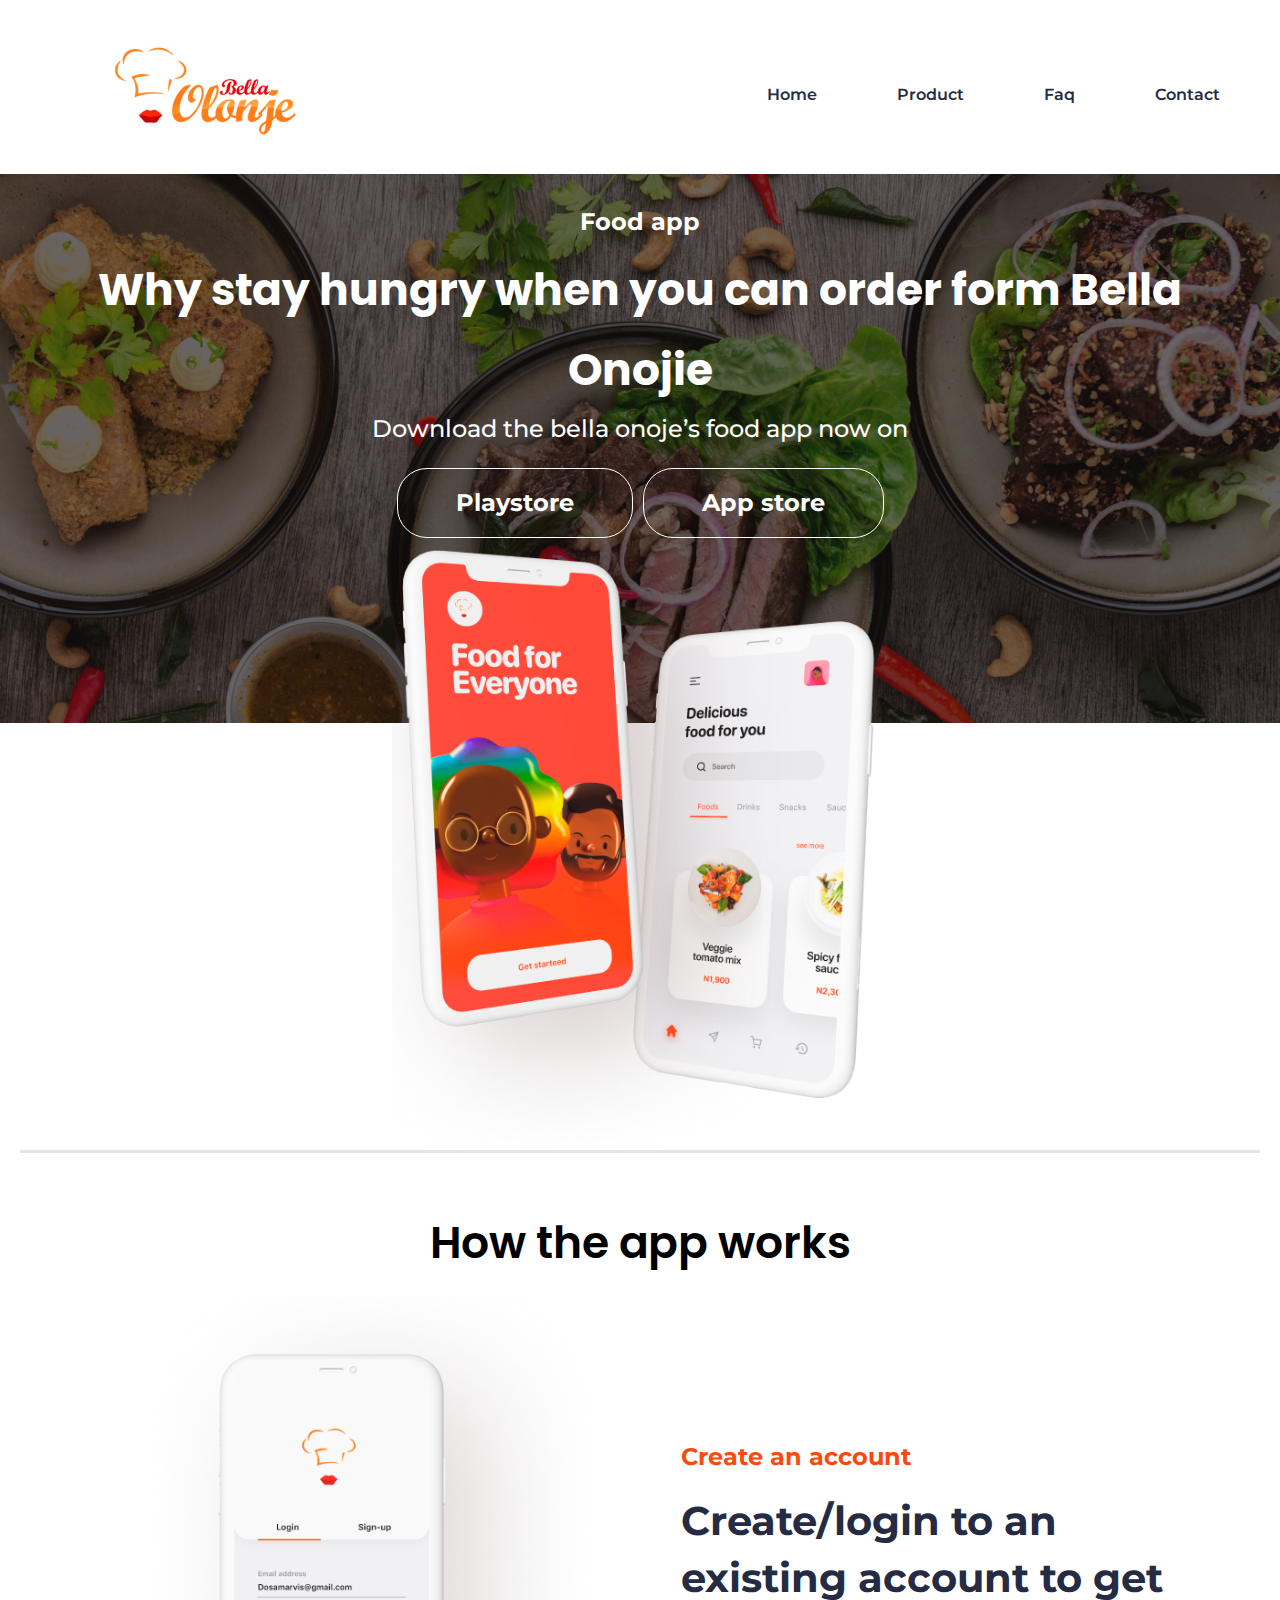
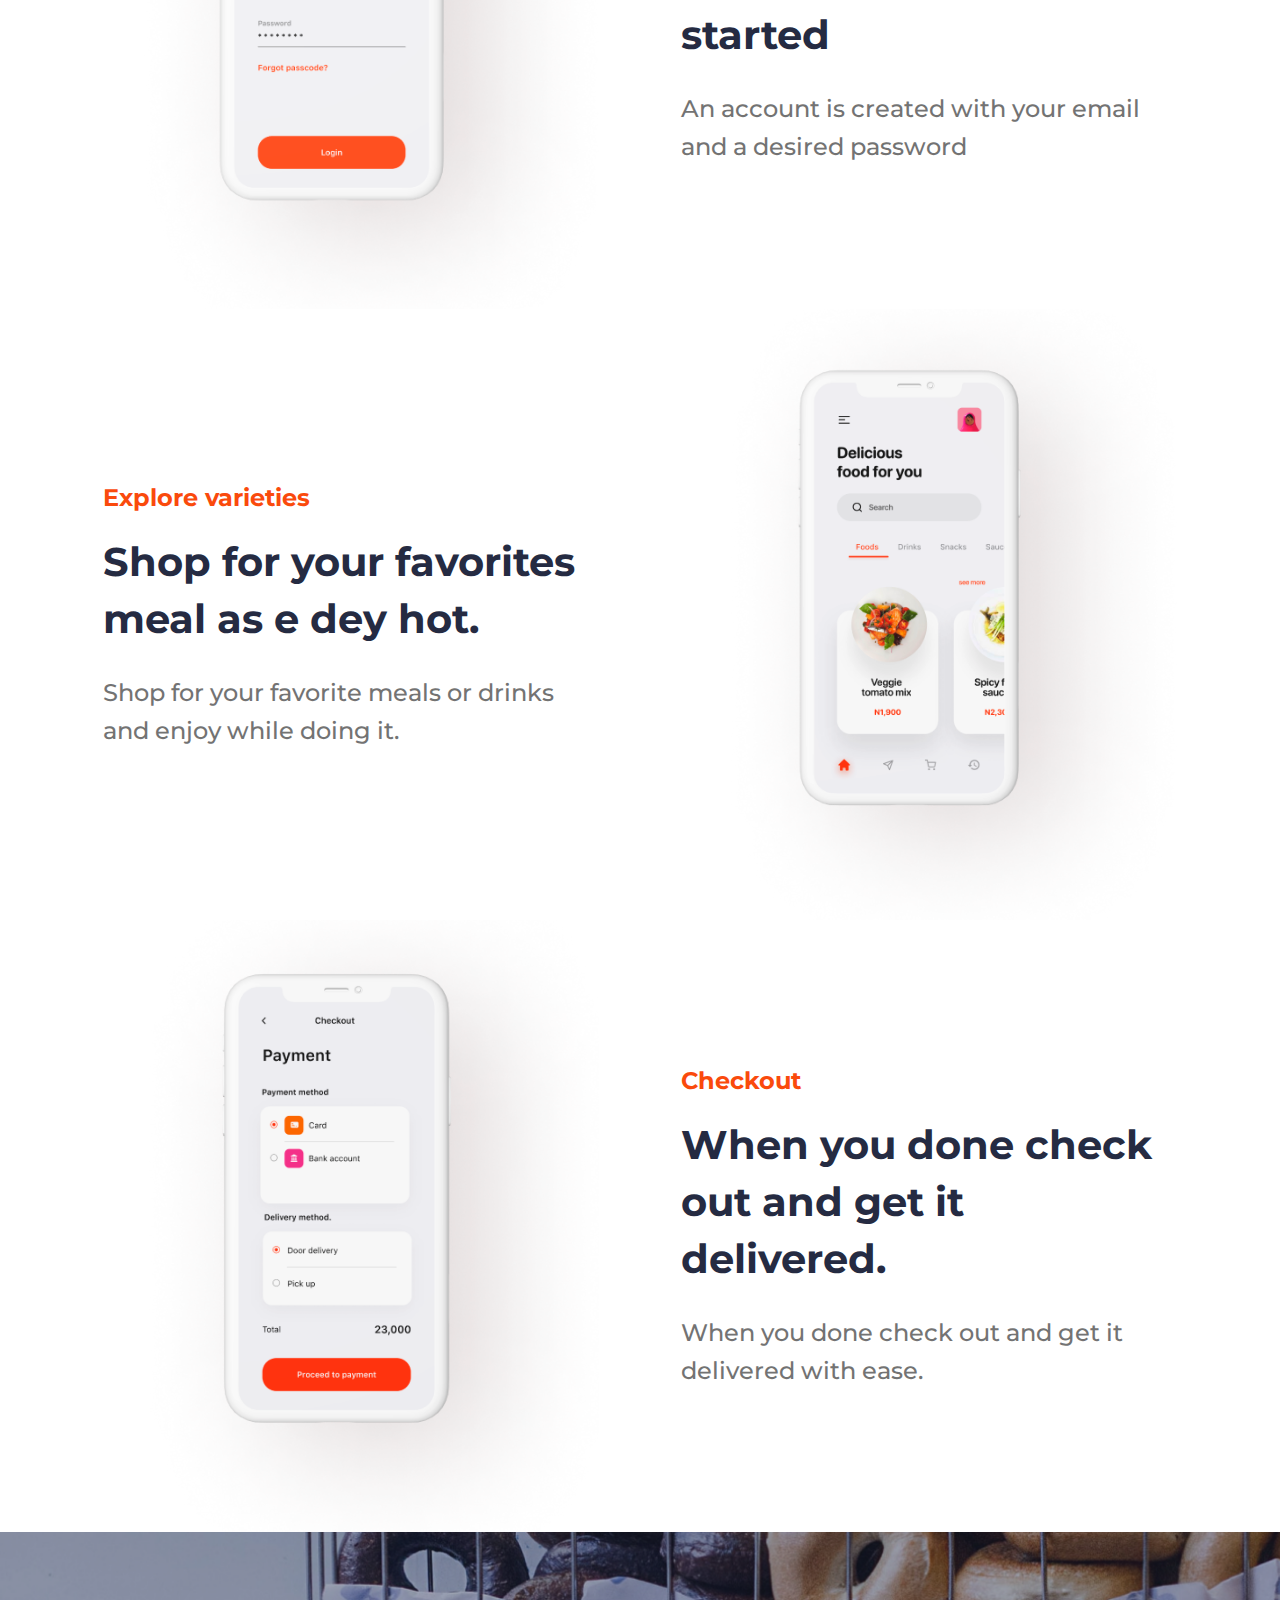
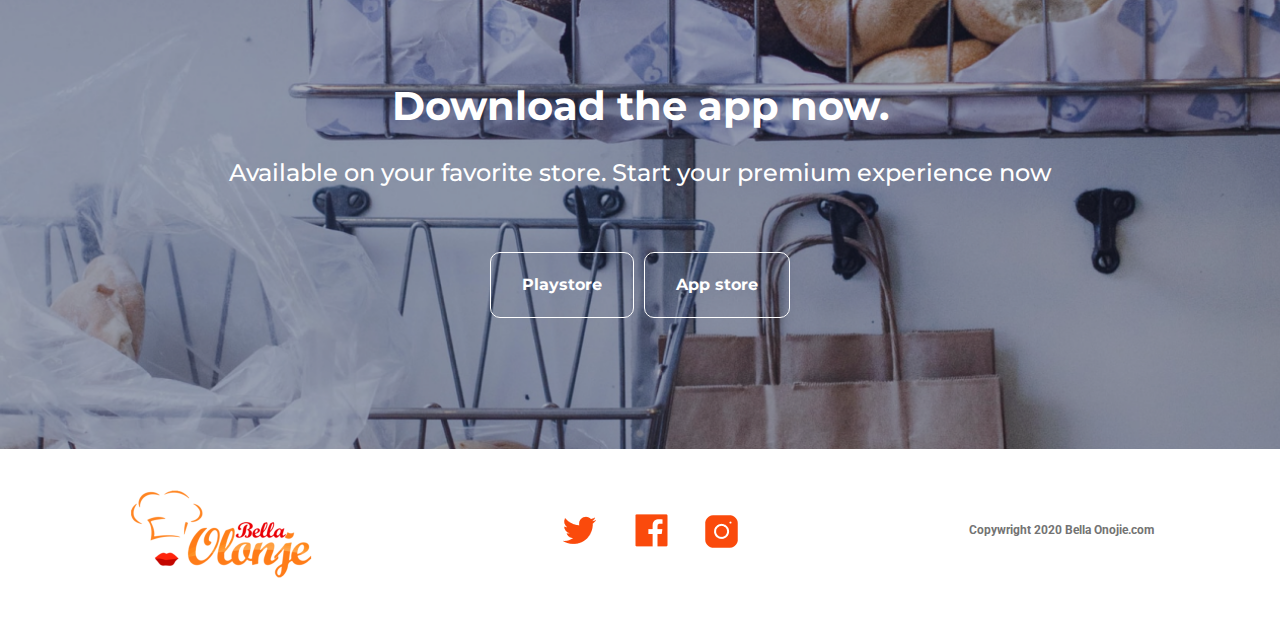
<file: kinn.html>
<!DOCTYPE html>
<html lang="en">
<head>
    <title>Bella Olonje</title>
    <link rel="icon" href="img/favicon.ico" type="image/x-icon">
    <meta charset="UTF-8">
    <meta http-equiv="X-UA-Compatible" content="IE=edge">
    <meta name="viewport" content="width=device-width, initial-scale=1.0">
    <link rel="stylesheet" href="css/style.css">
    <link rel="preconnect" href="https://fonts.googleapis.com">
    <link rel="preconnect" href="https://fonts.gstatic.com" crossorigin>
    <link href="https://fonts.googleapis.com/css2?family=Montserrat:wght@500;600;700&family=Poppins:wght@600;700&family=Roboto:wght@700&display=swap" rel="stylesheet">
</head>
<body>
    <header>
            <div class="container">
                <div class="navigation_wrapper">
                    <div class="img">
                        <a href="#">
                            <img src="img/logo.png" alt="">
                        </a>
                    </div>
                    <nav class="menu">
                        <input type="checkbox" id="check-menu">
                        <label for="check-menu">MENU</label>
                        <div class="burger-line first"></div>
                        <div class="burger-line second"></div>
                        <div class="burger-line third"></div>
                        <div class="burger-line fourth"></div>
                        <ul class="main-menu">
                            <li>
                                <a href="#">Home</a>
                            </li>
                            <li>
                                <a href="#">Product</a>
                            </li>
                            <li>
                                <a href="#">Faq</a>
                            </li>
                            <li>
                                <a href="#">Contact</a>
                            </li>
                        </ul>
                    </nav>
                </div>
            </div>
    </header>
    <main>
        <div class="content">
            <div class="container">
                <div class="content_wrapper">
                    <h2>
                        Food app
                    </h2>
                    <h1>
                        Why stay hungry when you can order form Bella Onojie
                    </h1>
                    <p>
                        Download the bella onoje’s food app now on
                    </p>
                    <div class="button">
                        <a href="#">Playstore</a>
                        <a href="#">App store</a>
                    </div>
                    <div class="img">
                        <img src="img/Group53.png" alt="">
                    </div>
                </div>
            </div>
        </div>
        <div class="app">
            <div class="container">
                <div class="app_wrapper">
                    <h2>
                        How the app works
                    </h2>
                    <div class="app_content">
                        <div class="img">
                            <img src="img/Rectangle.png" alt="">
                        </div>
                        <div class="create">
                            <h3>
                                Create an account
                            </h3>
                            <h4>
                                Create/login to an existing account to get started
                            </h4>
                            <p>
                                An account is created with your email and a desired password
                            </p>
                        </div>
                    </div>
                </div>
            </div>
        </div>
        <div class="explore">
            <div class="container">
                <div class="explore_wrapper">
                    <div class="explore_varieties">
                        <h3>
                            Explore varieties
                        </h3>
                        <h4>
                            Shop for your favorites meal as e dey hot.
                        </h4>
                        <p>
                            Shop for your favorite meals or drinks and enjoy while doing it.
                        </p>
                    </div>
                    <div class="img">
                        <img src="img/Rectangle(1).png" alt="">
                    </div>
                </div>
            </div>
        </div>
        <div class="check">
            <div class="container">
                <div class="check_wrapper">
                    <div class="img">
                        <img src="img/Rectangle(2).png" alt="">
                    </div>
                    <div class="checkout">
                        <h3>
                            Checkout
                        </h3>
                        <h4>
                            When you done check out and get it delivered.
                        </h4>
                        <p>
                            When you done check out and get it delivered with ease.
                        </p>
                    </div>
                </div>
            </div>
        </div>
        <div class="download">
            <div class="container">
                <div class="download_wrapper">
                    <h2>
                        Download the app now.
                    </h2>
                    <p>
                        Available on your favorite store. Start your premium experience now
                    </p>
                    <div class="button">
                        <a href="#">Playstore</a>
                        <a href="#">App store</a>
                    </div>
                </div>
            </div>
        </div>
    </main>
    <footer>
        <div class="container">
            <div class="footer_wrapper">
                <div class="img">
                    <a href="#"><img src="img/logo.png" alt=""></a>
                </div>
                <div class="icon">
                    <div class="img">
                        <img src="img/ant-design_twitter-outlined.png" alt=""></div>
                    <div class="img">
                        <img src="img/ant-design_facebook-filled.png" alt=""></div>
                    <div class="img instagram">
                        <img src="img/instagram.png" alt=""></div>
                </div>
                <p>
                    Copywright 2020 Bella <a href="#">Onojie.com</a>
                </p>
            </div>
        </div>
    </footer>
</body>
</html>
</file>
<file: css/style.css>
* {
  padding: 0;
  margin: 0;
  border: 0;
}

*,
*:before,
*:after {
  -moz-box-sizing: border-box;
  -webkit-box-sizing: border-box;
  box-sizing: border-box;
}

:focus,
:active {
  outline: none;
}

a:focus,
a:active {
  outline: none;
}

nav,
footer,
header,
aside {
  display: block;
}

html,
body {
  height: 100%;
  width: 100%;
  font-size: 100%;
  line-height: 1;
  font-size: 14px;
  -ms-text-size-adjust: 100%;
  -moz-text-size-adjust: 100%;
  -webkit-text-size-adjust: 100%;
}

input,
button,
textarea {
  font-family: inherit;
}

input::-ms-clear {
  display: none;
}

button {
  cursor: pointer;
}

button::-moz-focus-inner {
  padding: 0;
  border: 0;
}

a,
a:visited {
  text-decoration: none;
}

a:hover {
  text-decoration: none;
}

ul li {
  list-style: none;
}

img {
  vertical-align: top;
}

h1,
h2,
h3,
h4,
h5,
h6 {
  font-size: inherit;
  font-weight: 400;
}

body {
  width: 100%;
}
body .container {
  margin: 0 auto;
  max-width: 1440px;
  padding: 0 20px;
}
body .container .img {
  max-width: 100%;
  object-fit: cover;
  height: auto;
}
body .container .img img {
  max-width: 100%;
}

.app_wrapper .app_content .create h3 {
  font-family: "Montserrat";
}
.app_wrapper .app_content .create h4 {
  font-family: "Montserrat";
}
.app_wrapper .app_content .create p {
  font-family: "Montserrat";
}
.app_wrapper h2 {
  font-family: "Poppins";
}

.check_wrapper .checkout h3 {
  font-family: "Montserrat";
}
.check_wrapper .checkout h4 {
  font-family: "Montserrat";
}
.check_wrapper .checkout p {
  font-family: "Montserrat";
}

.content_wrapper h2 {
  font-family: "Montserrat";
}
.content_wrapper h1 {
  font-family: "Poppins";
}
.content_wrapper p {
  font-family: "Montserrat";
}
.content_wrapper .button a {
  font-family: "Montserrat";
}

.download_wrapper h2 {
  font-family: "Montserrat";
}
.download_wrapper p {
  font-family: "Montserrat";
}
.download_wrapper .button a {
  font-family: "Montserrat";
}

.explore_wrapper .explore_varieties h3 {
  font-family: "Montserrat";
}
.explore_wrapper .explore_varieties h4 {
  font-family: "Montserrat";
}
.explore_wrapper .explore_varieties p {
  font-family: "Montserrat";
}

.footer_wrapper p {
  font-family: "Roboto";
}

.navigation_wrapper nav label {
  font-family: "Montserrat";
}
.navigation_wrapper nav ul li a {
  font-family: "Montserrat";
}

@media (max-width: 1280px) {
  .container {
    max-width: 1020px;
  }
}
@media (max-width: 1024px) {
  .container {
    max-width: 750px;
  }
}
@media (max-width: 767px) {
  .container {
    max-width: 550px;
  }
}
@media (max-width: 560px) {
  .container {
    max-width: 310px;
  }
}
@media (max-width: 320px) {
  .container {
    max-width: none;
  }
}
.footer_wrapper, .navigation_wrapper {
  display: flex;
  align-items: center;
  flex-direction: row;
}

.download .download_wrapper, .content .content_wrapper {
  display: flex;
  align-items: center;
  flex-direction: column;
}

.explore_wrapper, .check_wrapper, .app_wrapper .app_content {
  display: flex;
  align-items: center;
  justify-content: space-evenly;
}

.footer_wrapper .icon, .download .download_wrapper .button, .content .content_wrapper .button, .navigation_wrapper nav ul {
  display: flex;
}

.explore_wrapper .explore_varieties h3, .check_wrapper .checkout h3, .app_wrapper .app_content .create h3 {
  font-size: 24px;
  font-weight: 700;
  line-height: 36px;
  color: #FA4A0C;
  padding-bottom: 17px;
}

.explore_wrapper .explore_varieties h4, .check_wrapper .checkout h4, .app_wrapper .app_content .create h4 {
  font-size: 40px;
  font-weight: 700;
  line-height: 57px;
  color: #252B42;
  padding-bottom: 27px;
}

.explore_wrapper .explore_varieties p, .check_wrapper .checkout p, .app_wrapper .app_content .create p {
  font-size: 24px;
  font-weight: 500;
  line-height: 38px;
  color: #737373;
}

.navigation_wrapper {
  justify-content: space-between;
}
.navigation_wrapper .img {
  padding: 26px 0 27px 90px;
}
.navigation_wrapper nav #check-menu, .navigation_wrapper nav label {
  opacity: 0;
}
.navigation_wrapper nav ul li {
  padding: 64px 50px;
}
.navigation_wrapper nav ul li:hover, .navigation_wrapper nav ul li:focus {
  transform: translateY(-0.25em);
}
.navigation_wrapper nav ul li:hover a, .navigation_wrapper nav ul li:focus a {
  color: #FA4A0C;
  box-shadow: 0 0.5em 0.5em -0.4em rgba(255, 126, 27, 0.25);
}
.navigation_wrapper nav ul li a {
  font-size: 16px;
  font-weight: 600;
  line-height: 28px;
  text-align: center;
  color: #252B42;
}

@media (max-width: 1280px) {
  .navigation_wrapper nav ul li {
    padding: 65px 40px;
  }
}
@media (max-width: 1024px) {
  .navigation_wrapper .img {
    padding: 15px 0 15px 15px;
  }
  .navigation_wrapper nav ul li {
    padding: 50px 25px;
  }
}
@media (max-width: 767px) {
  .navigation_wrapper .img {
    padding: 15px 0 15px 15px;
  }
  .navigation_wrapper .img img {
    width: 70%;
  }
  .navigation_wrapper nav ul li {
    padding: 35px 15px;
  }
  .navigation_wrapper nav ul li a {
    font-size: 12px;
  }
}
@media (max-width: 560px) {
  .navigation_wrapper {
    padding-bottom: 50px;
    display: block;
  }
  .navigation_wrapper .img {
    display: flex;
    justify-content: center;
    padding: 0;
  }
  .navigation_wrapper .img img {
    width: 100%;
  }
  .navigation_wrapper .menu {
    margin: 0 auto;
    width: 100%;
    background-color: #FFFFFF;
    position: relative;
    color: #252B42;
    text-align: center;
    height: 40px;
  }
  .navigation_wrapper .menu label {
    opacity: 1;
    display: block;
    position: absolute;
    top: 6px;
    left: 0;
    width: 100%;
    height: 100%;
    cursor: pointer;
    z-index: 2;
    line-height: 40px;
    font-size: 16px;
  }
  .navigation_wrapper .menu label:hover {
    color: #FA4A0C;
    box-shadow: 0 0.5em 0.5em -0.4em rgba(255, 126, 27, 0.25);
  }
  .navigation_wrapper .menu .main-menu {
    display: flex;
    position: absolute;
    width: 100%;
    bottom: 0;
    left: 0;
    transform: translateY(100%);
    max-height: 0;
    font-size: 0;
    transition: 0.5s all;
    overflow: hidden;
  }
  .navigation_wrapper .menu .main-menu li {
    display: block;
    width: 25%;
    padding: 0;
    color: #252B42;
    text-decoration: none;
    padding: 10px 5px;
  }
  .navigation_wrapper .menu .main-menu li a {
    font-size: 14px;
  }
  .navigation_wrapper .menu .burger-line {
    position: absolute;
    top: 14px;
    right: 0px;
    width: 30px;
    height: 3px;
    background-color: #FA4A0C;
    transition: 0.5s all;
  }
  .navigation_wrapper .menu .second, .navigation_wrapper .menu .third {
    top: 24px;
  }
  .navigation_wrapper .menu .fourth {
    top: 34px;
  }
  .navigation_wrapper .menu #check-menu:checked ~ .main-menu {
    max-height: 100%;
  }
  .navigation_wrapper .menu #check-menu:checked ~ .first {
    display: none;
  }
  .navigation_wrapper .menu #check-menu:checked ~ .second {
    transform: rotate(45deg);
  }
  .navigation_wrapper .menu #check-menu:checked ~ .third {
    transform: rotate(-45deg);
  }
  .navigation_wrapper .menu #check-menu:checked ~ .fourth {
    display: none;
  }
}
.content {
  background: url(../img/Rectangle48.png) no-repeat;
  background-size: contain;
}
.content .content_wrapper {
  color: #FFFFFF;
  border-bottom: 3px solid #E4E4E4;
}
.content .content_wrapper h2 {
  font-size: 24px;
  font-weight: 700;
  line-height: 36px;
  padding: 73px 0 17px;
}
.content .content_wrapper h1 {
  font-size: 58px;
  font-weight: 700;
  line-height: 80px;
  text-align: center;
}
.content .content_wrapper p {
  font-size: 24px;
  font-weight: 500;
  line-height: 38px;
  padding-bottom: 54px;
}
.content .content_wrapper .button a {
  font-size: 24px;
  font-weight: 700;
  line-height: 36px;
  color: #FFFFFF;
  padding: 16px 58px;
  border: 1px solid #FFFFFF;
  border-radius: 30px;
  margin: 0 5px;
}
.content .content_wrapper .button a:hover {
  background-color: #FA4A0C;
  border-color: #FA4A0C;
}

@media (max-width: 1280px) {
  .content .content_wrapper h1 {
    font-size: 44px;
    padding: 0 20px;
  }
  .content .content_wrapper h2 {
    padding: 30px 0 10px;
  }
  .content .content_wrapper p {
    padding-bottom: 20px;
  }
  .content .content_wrapper .img {
    width: 40%;
  }
}
@media (max-width: 1024px) {
  .content .content_wrapper h2 {
    padding: 10px 0 0 0;
    font-size: 20px;
    line-height: 20px;
  }
  .content .content_wrapper h1 {
    max-width: 100%;
    text-align: center;
    font-size: 32px;
    line-height: 50px;
    padding: 0 15px;
  }
  .content .content_wrapper p {
    font-size: 20px;
  }
  .content .content_wrapper .button a {
    font-size: 20px;
    line-height: 30px;
    padding: 10px 40px;
    border-radius: 20px;
  }
}
@media (max-width: 767px) {
  .content .content_wrapper h2 {
    font-size: 16px;
  }
  .content .content_wrapper h1 {
    font-size: 24px;
    line-height: 40px;
    padding: 0;
  }
  .content .content_wrapper p {
    font-size: 16px;
    padding-bottom: 10px;
  }
  .content .content_wrapper .button a {
    font-size: 16px;
    border-radius: 10px;
    padding: 5px 30px;
  }
  .content .content_wrapper .img {
    width: 35%;
  }
}
@media (max-width: 560px) {
  .content {
    background-size: cover;
  }
  .content .content_wrapper {
    padding-bottom: 30px;
    border-bottom: none;
  }
  .content .content_wrapper .img {
    display: none;
  }
  .content .content_wrapper h2 {
    font-size: 14px;
  }
  .content .content_wrapper h1 {
    font-size: 18px;
    line-height: 30px;
  }
  .content .content_wrapper p {
    font-size: 14px;
    line-height: 25px;
    text-align: center;
  }
  .content .content_wrapper .button a {
    font-size: 14px;
    line-height: 20px;
    padding: 5px 20px;
    border-radius: 5px;
  }
}
.app_wrapper {
  padding-top: 72px;
}
.app_wrapper .app_content .create {
  width: 40%;
}
.app_wrapper .app_content .img {
  width: 40%;
}
.app_wrapper h2 {
  font-size: 44px;
  font-weight: 600;
  line-height: 36px;
  padding-bottom: 35px;
  text-align: center;
}

@media (max-width: 1024px) {
  .app_wrapper {
    padding-top: 30px;
  }
  .app_wrapper h2 {
    font-size: 34px;
    padding-bottom: 0px;
  }
  .app_wrapper .app_content .create h3 {
    font-size: 22px;
  }
  .app_wrapper .app_content .create h4 {
    font-size: 30px;
    line-height: 45px;
    padding-bottom: 20px;
  }
  .app_wrapper .app_content .create p {
    font-size: 20px;
    line-height: 30px;
  }
}
@media (max-width: 767px) {
  .app_wrapper h2 {
    font-size: 24px;
    line-height: 30px;
  }
  .app_wrapper .app_content .create h3 {
    font-size: 16px;
    line-height: 10px;
    padding-bottom: 10px;
  }
  .app_wrapper .app_content .create h4 {
    font-size: 20px;
    line-height: 30px;
    padding-bottom: 10px;
  }
  .app_wrapper .app_content .create p {
    font-size: 12px;
    line-height: 20px;
  }
}
@media (max-width: 560px) {
  .app_wrapper h2 {
    font-size: 20px;
  }
  .app_wrapper .app_content {
    display: block;
  }
  .app_wrapper .app_content .create {
    width: 100%;
    text-align: center;
  }
  .app_wrapper .app_content .img {
    width: 100%;
    display: flex;
    justify-content: center;
  }
  .app_wrapper .app_content .img img {
    width: 60%;
  }
}
.check_wrapper .checkout {
  width: 40%;
}
.check_wrapper .img {
  width: 40%;
}

@media (max-width: 1024px) {
  .check_wrapper .checkout h3 {
    font-size: 22px;
  }
  .check_wrapper .checkout h4 {
    font-size: 30px;
    line-height: 45px;
    padding-bottom: 20px;
  }
  .check_wrapper .checkout p {
    font-size: 20px;
    line-height: 30px;
  }
}
@media (max-width: 767px) {
  .check_wrapper .checkout h3 {
    font-size: 16px;
    line-height: 10px;
    padding-bottom: 10px;
  }
  .check_wrapper .checkout h4 {
    font-size: 20px;
    line-height: 30px;
    padding-bottom: 10px;
  }
  .check_wrapper .checkout p {
    font-size: 12px;
    line-height: 20px;
  }
}
@media (max-width: 560px) {
  .check_wrapper {
    display: block;
    padding-bottom: 20px;
  }
  .check_wrapper .checkout {
    width: 100%;
    text-align: center;
  }
  .check_wrapper .img {
    width: 100%;
    display: flex;
    justify-content: center;
  }
  .check_wrapper .img img {
    width: 60%;
  }
}
.explore_wrapper .explore_varieties {
  width: 40%;
}
.explore_wrapper .img {
  width: 40%;
}

@media (max-width: 1024px) {
  .explore_wrapper .explore_varieties h3 {
    font-size: 22px;
  }
  .explore_wrapper .explore_varieties h4 {
    font-size: 30px;
    line-height: 45px;
    padding-bottom: 20px;
  }
  .explore_wrapper .explore_varieties p {
    font-size: 20px;
    line-height: 30px;
  }
}
@media (max-width: 767px) {
  .explore_wrapper .explore_varieties h3 {
    font-size: 16px;
    line-height: 10px;
    padding-bottom: 10px;
  }
  .explore_wrapper .explore_varieties h4 {
    font-size: 20px;
    line-height: 30px;
    padding-bottom: 10px;
  }
  .explore_wrapper .explore_varieties p {
    font-size: 12px;
    line-height: 20px;
  }
}
@media (max-width: 560px) {
  .explore_wrapper {
    flex-flow: wrap;
  }
  .explore_wrapper .explore_varieties {
    order: 2;
    width: 100%;
    text-align: center;
  }
  .explore_wrapper .img {
    order: 1;
    width: 100%;
    display: flex;
    justify-content: center;
  }
  .explore_wrapper .img img {
    width: 60%;
  }
}
.download {
  background: url(../img/Rectangle47.png) no-repeat;
  background-size: cover;
}
.download .download_wrapper {
  color: #FFFFFF;
}
.download .download_wrapper h2 {
  font-size: 40px;
  font-weight: 700;
  line-height: 57px;
  padding: 145px 0 20px 0;
}
.download .download_wrapper p {
  font-size: 24px;
  font-weight: 500;
  line-height: 38px;
  padding-bottom: 60px;
}
.download .download_wrapper .button {
  padding-bottom: 131px;
}
.download .download_wrapper .button a {
  font-size: 16px;
  font-weight: 700;
  line-height: 28px;
  color: #FFFFFF;
  padding: 18px 31px;
  border: 1px solid #FFFFFF;
  border-radius: 10px;
  margin: 0 5px;
}
.download .download_wrapper .button a:hover {
  background-color: #FA4A0C;
  border-color: #FA4A0C;
}

@media (max-width: 1024px) {
  .download .download_wrapper h2 {
    font-size: 36px;
    padding-top: 50px;
  }
  .download .download_wrapper p {
    font-size: 16px;
    padding-bottom: 50px;
    line-height: 30px;
  }
  .download .download_wrapper .button {
    padding-bottom: 30px;
  }
  .download .download_wrapper .button a {
    padding: 12px 25px;
  }
}
@media (max-width: 767px) {
  .download .download_wrapper h2 {
    font-size: 30px;
    padding-top: 30px;
    line-height: 40px;
  }
  .download .download_wrapper p {
    font-size: 14px;
    padding-bottom: 30px;
    line-height: 20px;
  }
  .download .download_wrapper .button a {
    padding: 7px 22px;
    font-size: 12px;
    line-height: 20px;
  }
}
@media (max-width: 560px) {
  .download .download_wrapper h2 {
    font-size: 20px;
    line-height: 0px;
  }
  .download .download_wrapper p {
    padding-bottom: 20px;
    text-align: center;
  }
  .download .download_wrapper .button a {
    padding: 5px 20px;
    line-height: 15px;
    border-radius: 5px;
  }
}
.footer_wrapper {
  justify-content: space-around;
  padding: 30px 0 50px 0;
}
.footer_wrapper .icon {
  align-items: center;
}
.footer_wrapper .icon .img {
  padding: 0 15px;
}
.footer_wrapper .icon .instagram {
  padding-top: 4px;
}
.footer_wrapper p {
  font-size: 12px;
  font-weight: 700;
  line-height: 18px;
  color: #737373;
}
.footer_wrapper p a {
  color: #737373;
}

@media (max-width: 1024px) {
  .footer_wrapper .icon .img {
    padding: 0 10px;
  }
  .footer_wrapper .icon .instagram {
    padding-top: 4px;
  }
}
@media (max-width: 767px) {
  .footer_wrapper {
    padding: 20px 0 30px 0;
  }
  .footer_wrapper .img img {
    width: 70%;
  }
  .footer_wrapper .icon {
    padding-right: 30px;
  }
  .footer_wrapper .icon .img {
    padding: 0;
  }
  .footer_wrapper p {
    font-size: 10px;
  }
}
@media (max-width: 560px) {
  .footer_wrapper {
    flex-wrap: wrap;
  }
  .footer_wrapper .img {
    width: 50%;
  }
  .footer_wrapper .img img {
    width: 100%;
  }
  .footer_wrapper .icon {
    width: 50%;
    justify-content: center;
    padding-right: 0;
  }
  .footer_wrapper .icon .img {
    width: 15%;
  }
  .footer_wrapper p {
    font-size: 12px;
  }
}

/*# sourceMappingURL=style.css.map */
</file>
